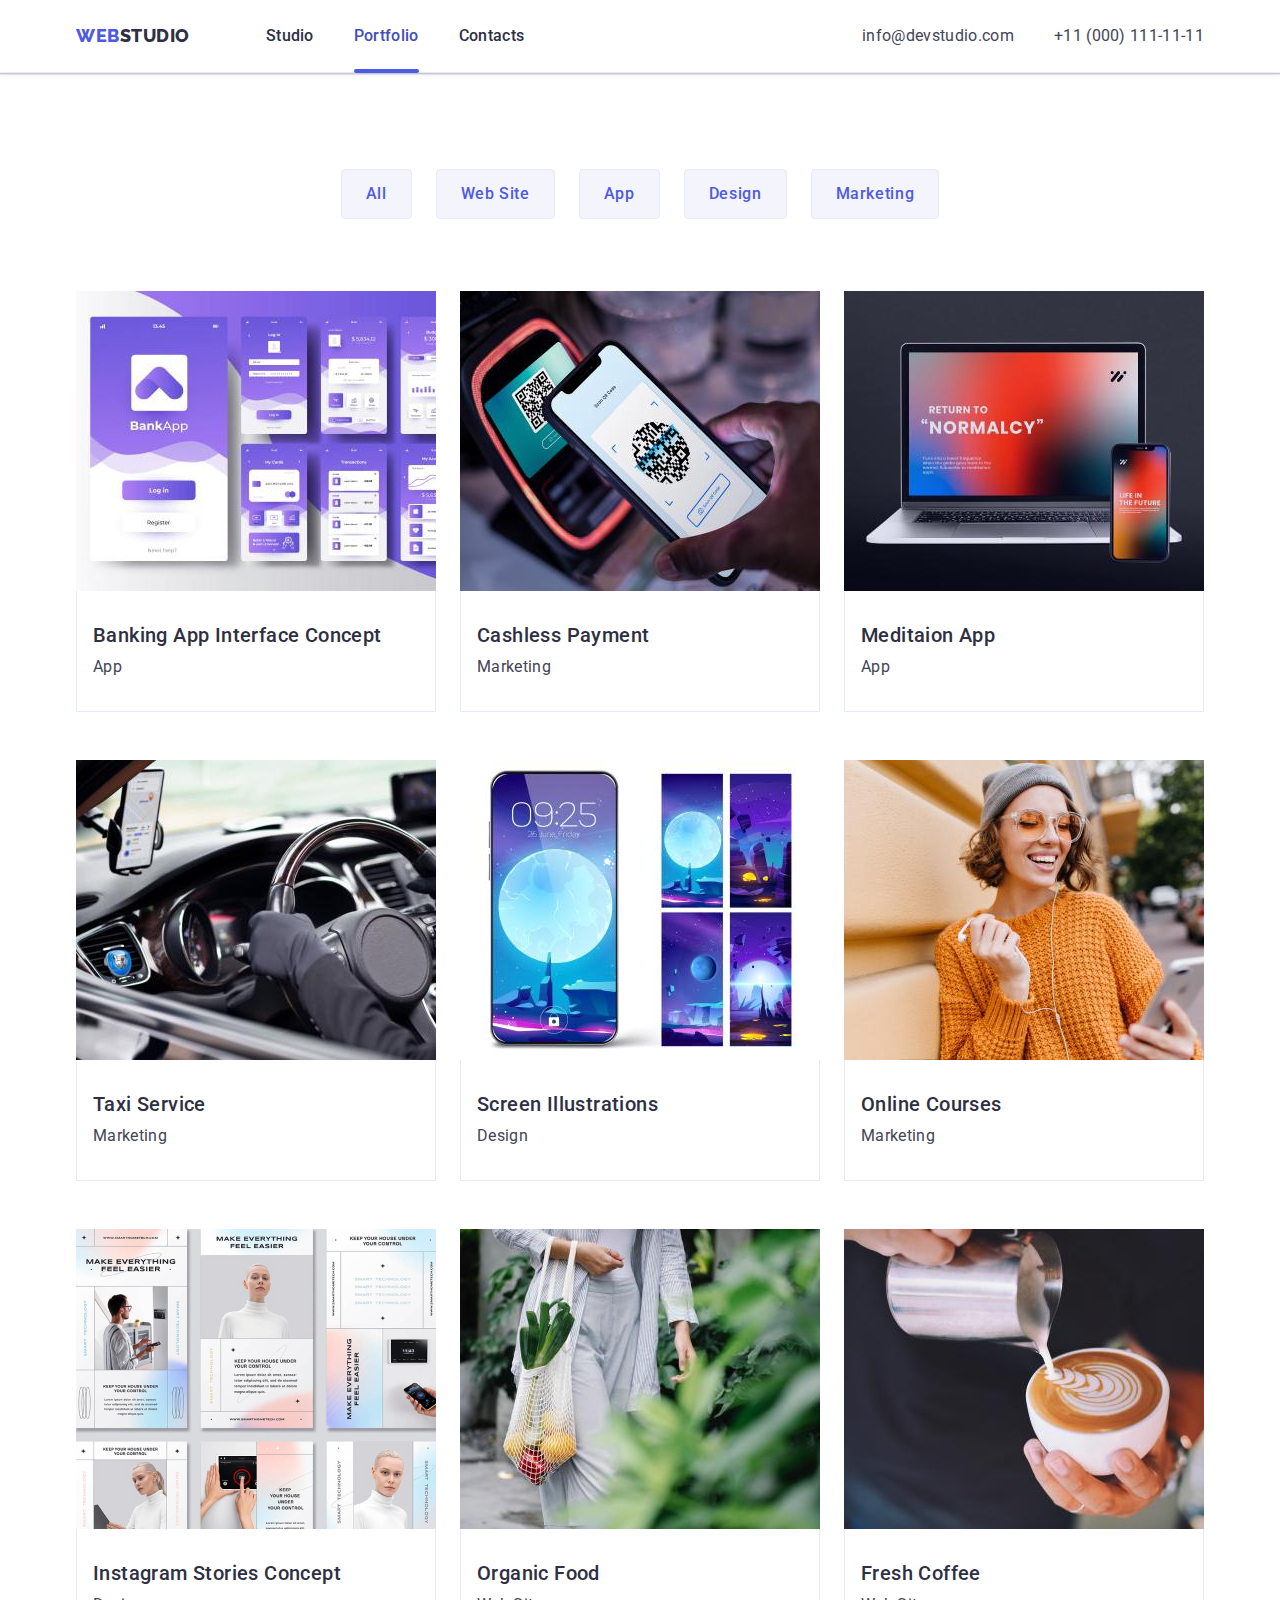
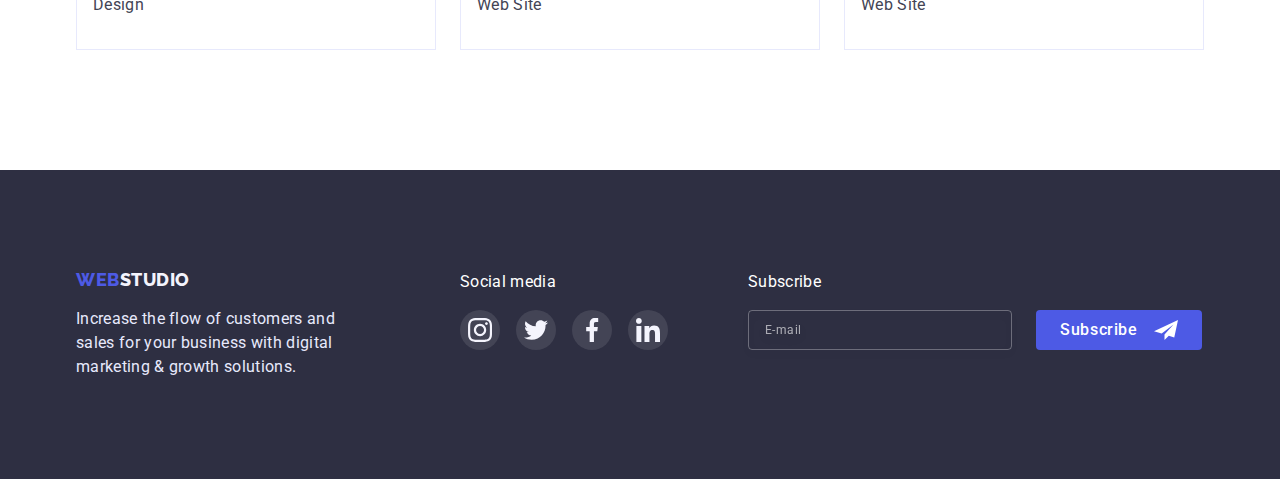
<file: portfolio.html>
<!DOCTYPE html>
<html lang="en">
  <head>
    <meta charset="UTF-8" />
    <meta http-equiv="X-UA-Compatible" content="IE=edge" />
    <meta name="viewport" content="width=device-width, initial-scale=1.0" />
    <title>Portfolio</title>
    <link rel="preconnect" href="https://fonts.googleapis.com" />
    <link rel="preconnect" href="https://fonts.gstatic.com" crossorigin />
    <link
      href="https://fonts.googleapis.com/css2?family=Raleway:wght@800&family=Roboto:wght@400;500;700&display=swap"
      rel="stylesheet"
    />
    <link
      href="https://cdn.jsdelivr.net/npm/modern-normalize@1.1.0/modern-normalize.min.css"
      rel="stylesheet"
    />
    <link rel="stylesheet" href="./css/style.css" />
  </head>
  <body>
    <!-- header -->
    <header class="header">
      <div class="container">
        <div class="container-header">
          <nav class="nav">
            <a class="logo" href="./index.html"><span class="logo-color">Web</span>Studio</a>
            <ul class="nav-list">
              <li class="nav-item">
                <a class="nav-link" href="./index.html">Studio</a>
              </li>
              <li class="nav-item">
                <a id="link-active" class="nav-link" href="./portfolio.html">Portfolio</a>
              </li>
              <li class="nav-item">
                <a class="nav-link" href="">Contacts</a>
              </li>
            </ul>
          </nav>
          <address class="address">
            <ul class="address-list">
              <li class="address-item">
                <a class="address-link" href="mailto:info@devstudio.com">info@devstudio.com</a>
              </li>
              <li class="address-item">
                <a class="address-link" href="tel:+110001111111">+11 (000) 111-11-11</a>
              </li>
            </ul>
          </address>
        </div>
      </div>
    </header>

    <main>
      <!-- Portfolio section-->
      <section class="portfolio">
        <!-- need hide -->
        <div class="container">
          <h1 class="visually-hidden">Portfolio</h1>
          <ul class="portfolio-menu-list">
            <li class="portfolio-menu-item">
              <button class="portfolio-button btn" type="button">All</button>
            </li>
            <li class="portfolio-menu-item">
              <button class="portfolio-button btn" type="button">Web Site</button>
            </li>
            <li class="portfolio-menu-item">
              <button class="portfolio-button btn" type="button">App</button>
            </li>
            <li class="portfolio-menu-item">
              <button class="portfolio-button btn" type="button">Design</button>
            </li>
            <li class="portfolio-menu-item">
              <button class="portfolio-button btn" type="button">Marketing</button>
            </li>
          </ul>
          <ul class="portfolio-list">
            <li class="portfolio-item">
              <a class="portfolio-card" href="#">
                <div class="portfolio-card-thumb">
                  <img
                    class="portfolio-img"
                    src="./images/portfolio/banking.jpg"
                    alt="banking"
                    width="360"
                    height="300"
                  />
                  <div class="portfolio-thumb-meta">
                    <p class="portfolio-thumb-text">
                      14 Stylish and User-Friendly App Design Concepts · Task Manager App · Calorie
                      Tracker App · Exotic Fruit Ecommerce App · Cloud Storage App
                    </p>
                  </div>
                </div>

                <div class="portfolio-preview">
                  <h2 class="portfolio-subtitle section-subtitle">Banking App Interface Concept</h2>
                  <p class="portfolio-category section-text">App</p>
                </div>
              </a>
            </li>
            <li class="portfolio-item">
              <a class="portfolio-card" href="#">
                <div class="portfolio-card-thumb">
                  <img
                    class="portfolio-img"
                    src="./images/portfolio/payment.jpg"
                    alt="cashless payment"
                    width="360"
                    height="300"
                  />
                  <div class="portfolio-thumb-meta">
                    <p class="portfolio-thumb-text">
                      14 Stylish and User-Friendly App Design Concepts · Task Manager App · Calorie
                      Tracker App · Exotic Fruit Ecommerce App · Cloud Storage App
                    </p>
                  </div>
                </div>
                <div class="portfolio-preview">
                  <h2 class="portfolio-subtitle section-subtitle">Cashless Payment</h2>
                  <p class="portfolio-category section-text">Marketing</p>
                </div>
              </a>
            </li>
            <li class="portfolio-item">
              <a class="portfolio-card" href="#">
                <div class="portfolio-card-thumb">
                  <img
                    class="portfolio-img"
                    src="./images/portfolio/laptop.jpg"
                    alt="meditaion app"
                    width="360"
                    height="300"
                  />
                  <div class="portfolio-thumb-meta">
                    <p class="portfolio-thumb-text">
                      14 Stylish and User-Friendly App Design Concepts · Task Manager App · Calorie
                      Tracker App · Exotic Fruit Ecommerce App · Cloud Storage App
                    </p>
                  </div>
                </div>
                <div class="portfolio-preview">
                  <h2 class="portfolio-subtitle section-subtitle">Meditaion App</h2>
                  <p class="portfolio-category section-text">App</p>
                </div>
              </a>
            </li>
            <li class="portfolio-item">
              <a class="portfolio-card" href="#">
                <div class="portfolio-card-thumb">
                  <img
                    class="portfolio-img"
                    src="./images/portfolio/taxi.jpg"
                    alt="taxi service"
                    width="360"
                    height="300"
                  />
                  <div class="portfolio-thumb-meta">
                    <p class="portfolio-thumb-text">
                      14 Stylish and User-Friendly App Design Concepts · Task Manager App · Calorie
                      Tracker App · Exotic Fruit Ecommerce App · Cloud Storage App
                    </p>
                  </div>
                </div>
                <div class="portfolio-preview">
                  <h2 class="portfolio-subtitle section-subtitle">Taxi Service</h2>
                  <p class="portfolio-category section-text">Marketing</p>
                </div>
              </a>
            </li>
            <li class="portfolio-item">
              <a class="portfolio-card" href="#">
                <div class="portfolio-card-thumb">
                  <img
                    class="portfolio-img"
                    src="./images/portfolio/screen.jpg"
                    alt="screen illustrations"
                    width="360"
                    height="300"
                  />
                  <div class="portfolio-thumb-meta">
                    <p class="portfolio-thumb-text">
                      14 Stylish and User-Friendly App Design Concepts · Task Manager App · Calorie
                      Tracker App · Exotic Fruit Ecommerce App · Cloud Storage App
                    </p>
                  </div>
                </div>
                <div class="portfolio-preview">
                  <h2 class="portfolio-subtitle section-subtitle">Screen Illustrations</h2>
                  <p class="portfolio-category section-text">Design</p>
                </div>
              </a>
            </li>
            <li class="portfolio-item">
              <a class="portfolio-card" href="#">
                <div class="portfolio-card-thumb">
                  <img
                    class="portfolio-img"
                    src="./images/portfolio/courses.jpg"
                    alt="online courses"
                    width="360"
                    height="300"
                  />
                  <div class="portfolio-thumb-meta">
                    <p class="portfolio-thumb-text">
                      14 Stylish and User-Friendly App Design Concepts · Task Manager App · Calorie
                      Tracker App · Exotic Fruit Ecommerce App · Cloud Storage App
                    </p>
                  </div>
                </div>
                <div class="portfolio-preview">
                  <h2 class="portfolio-subtitle section-subtitle">Online Courses</h2>
                  <p class="portfolio-category section-text">Marketing</p>
                </div>
              </a>
            </li>
            <li class="portfolio-item">
              <a class="portfolio-card" href="#">
                <div class="portfolio-card-thumb">
                  <img
                    class="portfolio-img"
                    src="./images/portfolio/concept.jpg"
                    alt="storiesconcept"
                    width="360"
                    height="300"
                  />
                  <div class="portfolio-thumb-meta">
                    <p class="portfolio-thumb-text">
                      14 Stylish and User-Friendly App Design Concepts · Task Manager App · Calorie
                      Tracker App · Exotic Fruit Ecommerce App · Cloud Storage App
                    </p>
                  </div>
                </div>
                <div class="portfolio-preview">
                  <h2 class="portfolio-subtitle section-subtitle">Instagram Stories Concept</h2>
                  <p class="portfolio-category section-text">Design</p>
                </div>
              </a>
            </li>
            <li class="portfolio-item">
              <a class="portfolio-card" href="#">
                <div class="portfolio-card-thumb">
                  <img
                    class="portfolio-img"
                    src="./images/portfolio/food.jpg"
                    alt="Organic Food"
                    width="360"
                    height="300"
                  />
                  <div class="portfolio-thumb-meta">
                    <p class="portfolio-thumb-text">
                      14 Stylish and User-Friendly App Design Concepts · Task Manager App · Calorie
                      Tracker App · Exotic Fruit Ecommerce App · Cloud Storage App
                    </p>
                  </div>
                </div>
                <div class="portfolio-preview">
                  <h2 class="portfolio-subtitle section-subtitle">Organic Food</h2>
                  <p class="portfolio-category section-text">Web Site</p>
                </div>
              </a>
            </li>
            <li class="portfolio-item">
              <a class="portfolio-card" href="#">
                <div class="portfolio-card-thumb">
                  <img
                    class="portfolio-img"
                    src="./images/portfolio/coffe.jpg"
                    alt="fresh coffe"
                    width="360"
                    height="300"
                  />
                  <div class="portfolio-thumb-meta">
                    <p class="portfolio-thumb-text">
                      14 Stylish and User-Friendly App Design Concepts · Task Manager App · Calorie
                      Tracker App · Exotic Fruit Ecommerce App · Cloud Storage App
                    </p>
                  </div>
                </div>
                <div class="portfolio-preview">
                  <h2 class="portfolio-subtitle section-subtitle">Fresh Coffee</h2>
                  <p class="portfolio-category section-text">Web Site</p>
                </div>
              </a>
            </li>
          </ul>
        </div>
      </section>
    </main>

    <!-- footer -->
    <footer class="footer">
      <div class="container footer-container">
        <div class="footer-content">
          <a class="logo" href="./index.html"><span class="logo-color">Web</span>Studio</a>
          <p class="footer-text">
            Increase the flow of customers and sales for your business with digital marketing &
            growth solutions.
          </p>
        </div>
        <div class="footer-social">
          <p class="footer-social-text">Social media</p>
          <ul class="footer-social-list">
            <li class="footer-social-item">
              <a class="footer-social-link" href="#">
                <svg class="footer-social-icons">
                  <use href="./images/icons.svg#icon-instagram"></use>
                </svg>
              </a>
            </li>
            <li class="footer-social-item">
              <a class="footer-social-link" href="#">
                <svg class="footer-social-icons">
                  <use href="./images/icons.svg#icon-twitter"></use>
                </svg>
              </a>
            </li>
            <li class="footer-social-item">
              <a class="footer-social-link" href="#">
                <svg class="footer-social-icons">
                  <use href="./images/icons.svg#icon-facebook"></use>
                </svg>
              </a>
            </li>
            <li class="footer-social-item">
              <a class="footer-social-link" href="#">
                <svg class="footer-social-icons">
                  <use href="./images/icons.svg#icon-linkedin"></use>
                </svg>
              </a>
            </li>
          </ul>
        </div>
        <div class="footer-subscribe-wrapper">
          <p class="footer-subscribe-text">Subscribe</p>
          <form class="footer-subscribe-form" name="subscribe">
            <label class="visually-hidden" for="email">E-mail</label>
            <input
              class="subscribe-email"
              type="email"
              name="email"
              id="email"
              placeholder="E-mail"
              required
            />
            <button class="subscribe-button" type="submit">
              Subscribe
              <svg width="24" height="24"><use href="./images/icons.svg#icon-subscribe"></use></svg>
            </button>
          </form>
        </div>
      </div>
    </footer>
  </body>
</html>
</file>
<file: css/style.css>
:root {
  --accent-color: #4d5ae5;
  --headers-color: #2e2f42;
  --text-color: #434455;
  --white-color: #ffffff;
  --ocean-color: #404bbf;
  --light-backgroud-color: #f4f4fd;
  --main-font: 'Roboto', sans-serif;
  --border-bg-color: #e7e9fc;
}

body {
  font-family: var(--main-font);
  font-size: 16px;
  background-color: var(--white-color);
  color: var(--text-color);
}

/* Reset */
h1,
h2,
h3,
h4,
h5,
h6,
p {
  margin: 0;
}

a {
  text-decoration: none;
}

ul {
  list-style-type: none;
  margin: 0;
  padding: 0;
}

img {
  display: block;
  max-width: 100%;
  height: auto;
}

button {
  font-family: inherit;
}

address {
  font-style: normal;
}

/* components */
.container {
  max-width: 1158px;
  margin: 0 auto;
  padding: 0 15px;
}

.section-title {
  font-size: 36px;
  line-height: 1.11;
  letter-spacing: 0.02em;
  text-transform: capitalize;
  color: var(--headers-color);
}

.section-subtitle {
  font-weight: 500;
  font-size: 20px;
  line-height: 1.2;
  letter-spacing: 0.02em;
  color: var(--headers-color);
}

.section-text {
  line-height: 1.5;
  letter-spacing: 0.02em;
  color: var(--text-color);
}

.btn {
  font-family: 'Roboto';
  font-weight: 500;
  letter-spacing: 0.04em;
  line-height: 1.5;
  border-radius: 4px;
  cursor: pointer;
}

/* utility */
.visually-hidden {
  position: absolute;
  width: 1px;
  height: 1px;
  margin: -1px;
  border: 0;
  padding: 0;
  white-space: nowrap;
  clip-path: inset(100%);
  clip: rect(0 0 0 0);
  overflow: hidden;
}

/* Header */
.header {
  border-bottom: 1px solid var(--border-bg-color);
  box-shadow: 0px 2px 1px rgba(46, 47, 66, 0.08), 0px 1px 1px rgba(46, 47, 66, 0.16),
    0px 1px 6px rgba(46, 47, 66, 0.08);
}

.container-header {
  display: flex;
  justify-content: space-between;
  align-items: center;
}

.logo {
  font-family: 'Raleway', sans-serif;
  font-size: 18px;
  font-weight: 800;
  line-height: 1.16;
  letter-spacing: 0.03em;
  text-transform: uppercase;
  text-decoration: none;
  color: var(--headers-color);
  margin-right: 76px;
}

.logo-color {
  color: var(--accent-color);
}

.nav {
  display: flex;
  align-items: center;
}

.nav-list {
  display: flex;
  gap: 40px;
}

.nav-item {
  position: relative;
}

.nav-link {
  display: block;
  padding: 24px 0;
  color: var(--headers-color);
  font-weight: 500;
  line-height: 1.5;
  letter-spacing: 0.02em;

  transition-property: color;
  transition-duration: 250ms;
  transition-timing-function: cubic-bezier(0.4, 0, 0.2, 1);
}

.nav-link:active {
  color: var(--ocean-color);
}

.nav-link:hover {
  color: var(--ocean-color);
}

.nav-link:focus {
  color: var(--ocean-color);
}

#link-active {
  color: var(--ocean-color);
}

#link-active::after {
  content: '';
  position: absolute;
  left: 0;
  bottom: -1px;

  width: 100%;
  height: 4px;
  background-color: var(--accent-color);
  border-radius: 2px;
}

.address-list {
  display: flex;
  gap: 40px;
}

.address-link {
  color: var(--text-color);
  line-height: 1.5;
  letter-spacing: 0.02em;
  font-style: normal;

  transition-property: color;
  transition-duration: 250ms;
  transition-timing-function: cubic-bezier(0.4, 0, 0.2, 1);
}

.address-link:active {
  color: var(--ocean-color);
}

.address-link:hover {
  color: var(--ocean-color);
}

.address-link:focus {
  color: var(--ocean-color);
}

/* Hero */
.hero {
  padding: 188px 0;
}

.hero.bg {
  max-width: 1440px;
  height: 600px;
  margin-left: auto;
  margin-right: auto;

  background-color: #2e2f42;
  background-image: linear-gradient(rgba(46, 47, 66, 0.7), rgba(46, 47, 66, 0.7)),
    url('../images/hero-bg.jpg');
  background-repeat: no-repeat;
  background-position: center;
  background-size: cover;
}

.hero-title {
  max-width: 496px;
  margin: 0 auto 48px;
  text-align: center;
  font-size: 56px;
  line-height: 1.07;
  letter-spacing: 0.02em;
  color: var(--white-color);
}

.hero-button {
  display: block;
  margin: 0 auto;
  color: var(--white-color);
  background: var(--accent-color);
  border: none;
  padding: 16px 32px;

  transition-property: background-color, box-shadow;
  transition-duration: 250ms;
  transition-timing-function: cubic-bezier(0.4, 0, 0.2, 1);
}

.hero-button:hover {
  background-color: #404bbf;
  box-shadow: 0px 4px 4px rgba(0, 0, 0, 0.15);
}

/* Features */
.features {
  padding: 120px 0;
}

.features-list {
  display: flex;
  gap: 24px;
}

.features-item {
  max-width: 264px;
}

.features-icons-wrapper {
  display: flex;
  align-items: center;
  justify-content: center;

  height: 112px;
  margin-bottom: 8px;

  background-color: var(--light-backgroud-color);
  border-radius: 4px;
}

.features-subtitle {
  margin-bottom: 8px;
}

/* TASK SECTION */
.tasks {
  padding-bottom: 120px;
}

.tasks-title {
  margin-bottom: 72px;
  text-align: center;
}

.tasks-list {
  display: flex;
  gap: 24px;
}

/* TEAM SECTION */
.team {
  background-color: var(--light-backgroud-color);
  padding: 120px 0;
  text-align: center;
}

.team-title {
  margin-bottom: 72px;
}

.team-list {
  display: flex;
  flex-wrap: wrap;
  gap: 24px;
}

.team-item {
  flex-basis: calc((100% - 72px) / 4);
  border-radius: 0px 0px 4px 4px;
  box-shadow: 0px 1px 6px rgba(46, 47, 66, 0.08), 0px 1px 1px rgba(46, 47, 66, 0.16),
    0px 2px 1px rgba(46, 47, 66, 0.08);
  background: #ffffff;
}

.team-info {
  padding: 32px 0;
}

.team-subtitle {
  margin: 0 0 8px 0;
}

.team-text {
  margin-bottom: 8px;
}

.team-social-list {
  display: flex;
  justify-content: center;
  gap: 24px;
}

.team-social-list .item {
  width: 40px;
  height: 40px;
}

.team-social-list .link {
  display: flex;
  align-items: center;
  justify-content: center;

  width: 100%;
  height: 100%;
  background-color: var(--accent-color);
  border-radius: 50%;

  fill: #f4f4f4;

  transition-property: background-color;
  transition-duration: 250ms;
  transition-timing-function: cubic-bezier(0.4, 0, 0.2, 1);
}

.team-social-list .link:hover,
.team-social-list .link:focus {
  background-color: var(--ocean-color);
}

.team-social-list .icons {
  width: 16px;
  height: 16px;
}

/* customers */

.customers {
  padding-top: 130px;
  padding-bottom: 120px;
}
.customers-title {
  margin-bottom: 72px;
  text-align: center;
}
.customers-list {
  display: flex;
  gap: 24px;
  justify-content: center;
}
.customers-item {
  width: 168px;
  height: 88px;
}

.customers-link {
  display: flex;
  justify-content: center;
  align-items: center;
  height: 100%;

  border: 1px solid #8e8f99;
  border-radius: 4px;
  fill: #8e8f99;

  transition-property: fill, border-color;
  transition-duration: 250ms;
  transition-timing-function: cubic-bezier(0.4, 0, 0.2, 1);
}

.customers-link:hover,
.customers-link:focus {
  fill: var(--ocean-color);
  border-color: var(--ocean-color);
}

/* PORTFOLIO PAGE */
.portfolio {
  padding-top: 96px;
  padding-bottom: 120px;
}

.portfolio-menu-list {
  display: flex;
  gap: 24px;
  justify-content: center;
  margin-bottom: 72px;
}

.portfolio-button {
  color: var(--accent-color);
  background-color: var(--light-backgroud-color);
  border: 1px solid var(--border-bg-color);
  border-radius: 4px;
  padding: 12px 24px;

  transition-property: background-color, box-shadow, border-color, color;
  transition-duration: 250ms;
  transition-timing-function: cubic-bezier(0.4, 0, 0.2, 1);
}

.portfolio-button:hover,
.portfolio-button:focus {
  background-color: var(--accent-color);
  border-color: var(--accent-color);
  box-shadow: 0px 3px 1px rgba(0, 0, 0, 0.1), 0px 2px 1px rgba(0, 0, 0, 0.08),
    0px 2px 2px rgba(0, 0, 0, 0.12);
  color: var(--white-color);
}

.portfolio-list {
  display: flex;
  flex-wrap: wrap;
  column-gap: 24px;
  row-gap: 48px;
}

.portfolio-item {
  flex-basis: calc((100% - 48px) / 3);
}

.portfolio-card {
  display: block;
  transition: box-shadow;
  transition-duration: 250ms;
  transition-timing-function: cubic-bezier(0.4, 0, 0.2, 1);
}

.portfolio-card:hover,
.portfolio-card:focus {
  box-shadow: 0px 1px 6px rgba(46, 47, 66, 0.08), 0px 1px 1px rgba(46, 47, 66, 0.16),
    0px 2px 1px rgba(46, 47, 66, 0.08);
}

.portfolio-card-thumb {
  position: relative;
  overflow: hidden;
}

.portfolio-thumb-meta {
  position: absolute;
  height: 100%;
  left: 0;
  top: 0;

  padding-top: 40px;
  padding-left: 32px;
  padding-right: 32px;
  background-color: var(--accent-color);

  transform: translatey(100%);
  transition: transform;
  transition-duration: 250ms;
  transition-timing-function: cubic-bezier(0.4, 0, 0.2, 1);
}

.portfolio-card:hover .portfolio-thumb-meta {
  transform: translatey(0);
}

.portfolio-thumb-text {
  line-height: 1.5;
  color: var(--light-backgroud-color);
  letter-spacing: 0.02em;
}

.portfolio-preview {
  padding: 32px 0 32px 16px;
  border-left: 1px solid var(--border-bg-color);
  border-right: 1px solid var(--border-bg-color);
  border-bottom: 1px solid var(--border-bg-color);
}

.portfolio-subtitle {
  margin: 0 0 8px 0;
}

.portfolio-category {
  margin: 0;
}
/* Footer */
.footer {
  padding: 100px 0;
  background: var(--headers-color);
}
.footer-content {
  max-width: 264px;
  margin-right: 120px;
}

.footer-container {
  display: flex;
  /* gap: 120px; */
}

.footer .logo {
  color: #f4f4fd;
  margin-right: 0;
}

.footer-text {
  margin-top: 16px;
  margin-bottom: 0;
  color: var(--border-bg-color);
  line-height: 1.5;
  letter-spacing: 0.02em;
}

.footer-social {
  margin-right: 80px;
}

.footer-social-text {
  color: #ffffff;
  line-height: 1.5;
  letter-spacing: 0.02em;
  margin-bottom: 16px;
}
.footer-social-list {
  display: flex;
  gap: 16px;
}
.footer-social-item {
  width: 40px;
  height: 40px;
  border-radius: 50%;
}
.footer-social-link {
  display: inline-flex;
  justify-content: center;
  align-items: center;
  height: 100%;
  width: 100%;

  fill: var(--light-backgroud-color);
  background-color: rgba(255, 255, 255, 0.1);
  border-radius: 50%;

  transition-property: background-color;
  transition-duration: 250ms;
  transition-timing-function: cubic-bezier(0.4, 0, 0.2, 1);
}
.footer-social-link:hover,
.footer-social-link:focus {
  background-color: #31d0aa;
}

.footer-social-icons {
  width: 24px;
  height: 24px;
}

/* form */
.footer-subscribe-wrapper {
}

.footer-subscribe-form {
  display: flex;
  gap: 24px;
}

.footer-subscribe-text {
  color: #ffffff;
  line-height: 1.5;
  letter-spacing: 0.02em;
  margin-bottom: 16px;
}

.subscribe-email {
  min-width: 264px;
  padding: 7px 0 7px 16px;

  font-size: 12px;
  line-height: 2;
  letter-spacing: 0.04em;

  color: var(--border-bg-color);
  background-color: transparent;
  border: 1px solid rgba(255, 255, 255, 0.3);
  filter: drop-shadow(0px 4px 4px rgba(0, 0, 0, 0.15));
  border-radius: 4px;
}

.subscribe-email::placeholder {
  color: rgba(255, 255, 255, 0.6);
}

.subscribe-button {
  display: flex;
  align-items: center;
  gap: 16px;
  padding: 7px 24px;

  cursor: pointer;
  font-weight: 500;
  font-size: 16px;
  line-height: 1.5;
  letter-spacing: 0.04em;
  color: var(--white-color);
  fill: currentColor;

  background: #4d5ae5;
  border-radius: 4px;
  border: none;

  transition-property: background-color;
  transition-duration: 250ms;
  transition-timing-function: cubic-bezier(0.4, 0, 0.2, 1);
}

.subscribe-button:hover,
.subscribe-button:focus {
  background-color: var(--ocean-color);
}

/* Modal */

.backdrop {
  position: fixed;
  top: 0;
  left: 0;

  display: flex;
  justify-content: center;
  align-items: center;
  width: 100%;
  height: 100%;

  background-color: rgba(46, 47, 66, 0.4);
  transition-property: opacity, visibility;
  transition-duration: 500ms;
  transition-timing-function: cubic-bezier(0.4, 0, 0.2, 1);
}

.is-hidden {
  visibility: hidden;
  opacity: 0;
  pointer-events: none;
}

.is-hidden .modal {
  transform: translateY(100%);
}

.modal {
  position: absolute;
  max-width: 408px;
  min-height: 584px;
  padding-left: 24px;
  padding-right: 24px;
  padding-top: 70px;

  background-color: #fcfcfc;
  box-shadow: 0px 1px 1px rgba(0, 0, 0, 0.14), 0px 1px 3px rgba(0, 0, 0, 0.12),
    0px 2px 1px rgba(0, 0, 0, 0.2);
  border-radius: 4px;
  transform: translateY(0);
  transition-property: transform;
  transition-duration: 500ms;
  transition-timing-function: cubic-bezier(0.4, 0, 0.2, 1);
}

.close-button {
  position: absolute;
  top: 24px;
  right: 24px;

  width: 24px;
  height: 24px;
  background-color: var(--border-bg-color);
  border: 1px solid rgba(0, 0, 0, 0.1);
  border-radius: 50%;

  fill: #000000;
  cursor: pointer;
  padding: 0;
  line-height: 0;

  transition-property: background-color, border-color, fill;
  transition-duration: 250ms;
  transition-timing-function: cubic-bezier(0.4, 0, 0.2, 1);
}

.close-button:hover,
.close-button:focus {
  background-color: var(--ocean-color);
  border-color: var(--ocean-color);
  fill: var(--white-color);
}

.modal-text {
  display: block;
  margin-bottom: 16px;

  font-weight: 500;
  font-size: 16px;
  line-height: 1.5;
  text-align: center;
  letter-spacing: 0.02em;
  color: var(--headers-color);
}

.contact-label {
  display: block;
  margin-bottom: 4px;

  font-weight: 400;
  font-size: 12px;
  line-height: 1.16;
  letter-spacing: 0.04em;
  color: #8e8f99;
}

.contact-input-wrapper {
  position: relative;
  display: flex;
  align-items: center;
  margin-bottom: 8px;
}

.contact-icon {
  position: absolute;
  left: 16px;

  transition-property: fill;
  transition-duration: 250ms;
  transition-timing-function: cubic-bezier(0.4, 0, 0.2, 1);
}

.contact-input {
  min-width: 360px;
  padding: 11px 0 11px 38px;
  outline: none;
  border: 1px solid rgba(33, 33, 33, 0.2);
  border-radius: 4px;

  transition-property: color, border-color;
  transition-duration: 250ms;
  transition-timing-function: cubic-bezier(0.4, 0, 0.2, 1);
}

.contact-input:focus {
  color: var(--accent-color);
  border-color: currentColor;
}

.contact-input:focus + .contact-icon {
  fill: var(--accent-color);
}

.contact-textarea {
  display: block;
  min-height: 120px;
  margin-bottom: 16px;
  padding: 8px 0px 0px 16px;

  resize: none;
  font-size: 12px;
  letter-spacing: 0.04em;
}

.contact-textarea::placeholder {
  color: rgba(117, 117, 117, 0.5);
}

.contact-policy-wrapper {
  margin-bottom: 24px;

  font-size: 12px;
  line-height: 1.17;
  letter-spacing: 0.04em;
}

.contact-policy {
  display: flex;
  align-items: center;
}

.contact-policy-checkbox {
  -webkit-appearance: none;
  appearance: none;
}

.contact-icon-wrapper {
  display: flex;
  align-items: center;
  justify-content: center;
  width: 16px;
  height: 16px;
  border: 1.25px solid #2e2f42;
  border-radius: 2px;
  background-color: transparent;
  margin-right: 8px;

  fill: transparent;

  transition-property: fill, border-color, background-color;
  transition-duration: 250ms;
  transition-timing-function: cubic-bezier(0.4, 0, 0.2, 1);
}

.contact-policy-checkbox:checked + .contact-icon-wrapper {
  fill: var(--light-backgroud-color);
  background-color: var(--ocean-color);
  border-color: var(--ocean-color);
}

.contact-policy-text {
  color: #757575;
  user-select: none;
}

.contact-policy-link {
  color: var(--accent-color);
  border-bottom: 1px solid var(--accent-color);
}

.contact-form-button {
  display: block;
  margin: 0 auto;
  min-width: 169px;
  padding-top: 16px;
  padding-bottom: 16px;

  font-weight: 500;
  font-size: 16px;
  line-height: 1.5;
  letter-spacing: 0.04em;
  color: var(--white-color);
  cursor: pointer;

  background-color: var(--accent-color);
  box-shadow: 0px 4px 4px rgba(0, 0, 0, 0.15);
  border-radius: 4px;
  border: none;

  transition-property: fill, border-color, background-color;
  transition-duration: 250ms;
  transition-timing-function: cubic-bezier(0.4, 0, 0.2, 1);
}

.contact-form-button:hover,
.contact-form-button:focus {
  background-color: var(--ocean-color);
}
</file>
